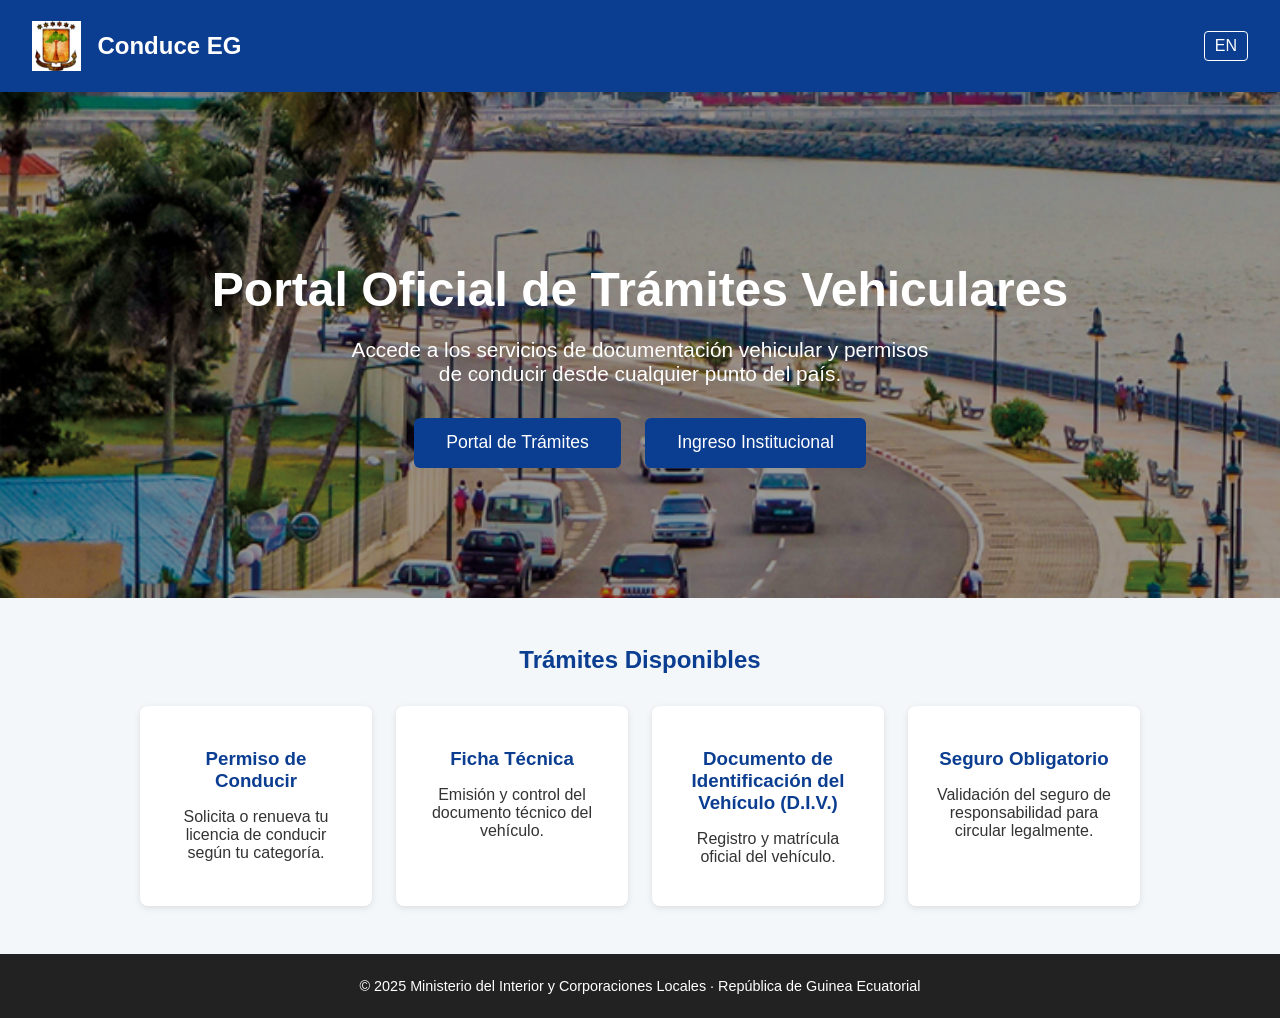
<file: index.html>
<!DOCTYPE html>
<html lang="es">
<head>
  <meta charset="UTF-8" />
  <title>Conduce EG - Portal Oficial de Trámites</title>
  <meta name="viewport" content="width=device-width, initial-scale=1.0" />
  <link rel="stylesheet" href="style.css" />
  <link rel="icon" href="images/favicon.ico" type="image/x-icon" />
  <style>
    body {
      margin: 0;
      font-family: 'Segoe UI', Tahoma, sans-serif;
      background-color: #f4f7f9;
      color: #333;
    }

    header {
      background-color: #0b3d91;
      color: white;
      padding: 1rem 2rem;
      display: flex;
      align-items: center;
      justify-content: space-between;
    }

    .logo {
      height: 50px;
    }

    .lang-toggle {
      color: white;
      border: 1px solid white;
      padding: 5px 10px;
      border-radius: 4px;
      text-decoration: none;
    }

    .lang-toggle:hover {
      background-color: white;
      color: #0b3d91;
    }

    .hero {
      background-image: url('images/banner_limpio_sin_texto.jpg');
      background-size: cover;
      background-position: center;
      position: relative;
      text-align: center;
      padding: 130px 20px;
      color: white;
    }

    .hero::before {
      content: "";
      position: absolute;
      inset: 0;
      background: rgba(0, 0, 0, 0.4);
    }

    .hero-content {
      position: relative;
      z-index: 1;
    }

    .hero h1 {
      font-size: 3rem;
      margin-bottom: 1rem;
    }

    .hero p {
      font-size: 1.3rem;
      margin-bottom: 2rem;
      max-width: 600px;
      margin-left: auto;
      margin-right: auto;
    }

    .cta-button {
      background-color: #0b3d91;
      color: white;
      padding: 0.9rem 2rem;
      margin: 10px;
      border: none;
      font-size: 1.1rem;
      border-radius: 6px;
      text-decoration: none;
      display: inline-block;
    }

    .cta-button:hover {
      background-color: #124cb3;
    }

    .services {
      max-width: 1000px;
      margin: 3rem auto;
      padding: 0 2rem;
      text-align: center;
    }

    .services h2 {
      color: #0b3d91;
      margin-bottom: 1rem;
    }

    .service-list {
      display: grid;
      grid-template-columns: repeat(auto-fit, minmax(230px, 1fr));
      gap: 1.5rem;
      margin-top: 2rem;
    }

    .service-item {
      background: white;
      padding: 1.5rem;
      border-radius: 8px;
      box-shadow: 0 2px 6px rgba(0,0,0,0.1);
    }

    .service-item h3 {
      color: #0b3d91;
      margin-bottom: 0.5rem;
    }

    footer {
      background-color: #222;
      color: white;
      text-align: center;
      padding: 1.5rem 1rem;
      font-size: 0.9rem;
    }

    @media (max-width: 768px) {
      .hero h1 {
        font-size: 2rem;
      }

      .hero p {
        font-size: 1rem;
      }

      .cta-button {
        width: 90%;
      }
    }
  </style>
</head>
<body>
  <header>
    <div style="display: flex; align-items: center;">
      <img src="images/logo_conduce_eg.png" alt="Logo Ministerio" class="logo" />
      <h1 style="margin-left: 1rem; font-size: 1.5rem;">Conduce EG</h1>
    </div>
    <a href="index-en.html" class="lang-toggle">EN</a>
  </header>

  <section class="hero">
    <div class="hero-content">
      <h1>Portal Oficial de Trámites Vehiculares</h1>
      <p>Accede a los servicios de documentación vehicular y permisos de conducir desde cualquier punto del país.</p>
      <a href="solicitud.html" class="cta-button">Portal de Trámites</a>
      <a href="institucional.html" class="cta-button">Ingreso Institucional</a>
    </div>
  </section>

  <section class="services">
    <h2>Trámites Disponibles</h2>
    <div class="service-list">
      <div class="service-item">
        <h3>Permiso de Conducir</h3>
        <p>Solicita o renueva tu licencia de conducir según tu categoría.</p>
      </div>
      <div class="service-item">
        <h3>Ficha Técnica</h3>
        <p>Emisión y control del documento técnico del vehículo.</p>
      </div>
      <div class="service-item">
        <h3>Documento de Identificación del Vehículo (D.I.V.)</h3>
        <p>Registro y matrícula oficial del vehículo.</p>
      </div>
      <div class="service-item">
        <h3>Seguro Obligatorio</h3>
        <p>Validación del seguro de responsabilidad para circular legalmente.</p>
      </div>
    </div>
  </section>

  <footer>
    &copy; 2025 Ministerio del Interior y Corporaciones Locales · República de Guinea Ecuatorial
  </footer>
</body>
</html>
</file>
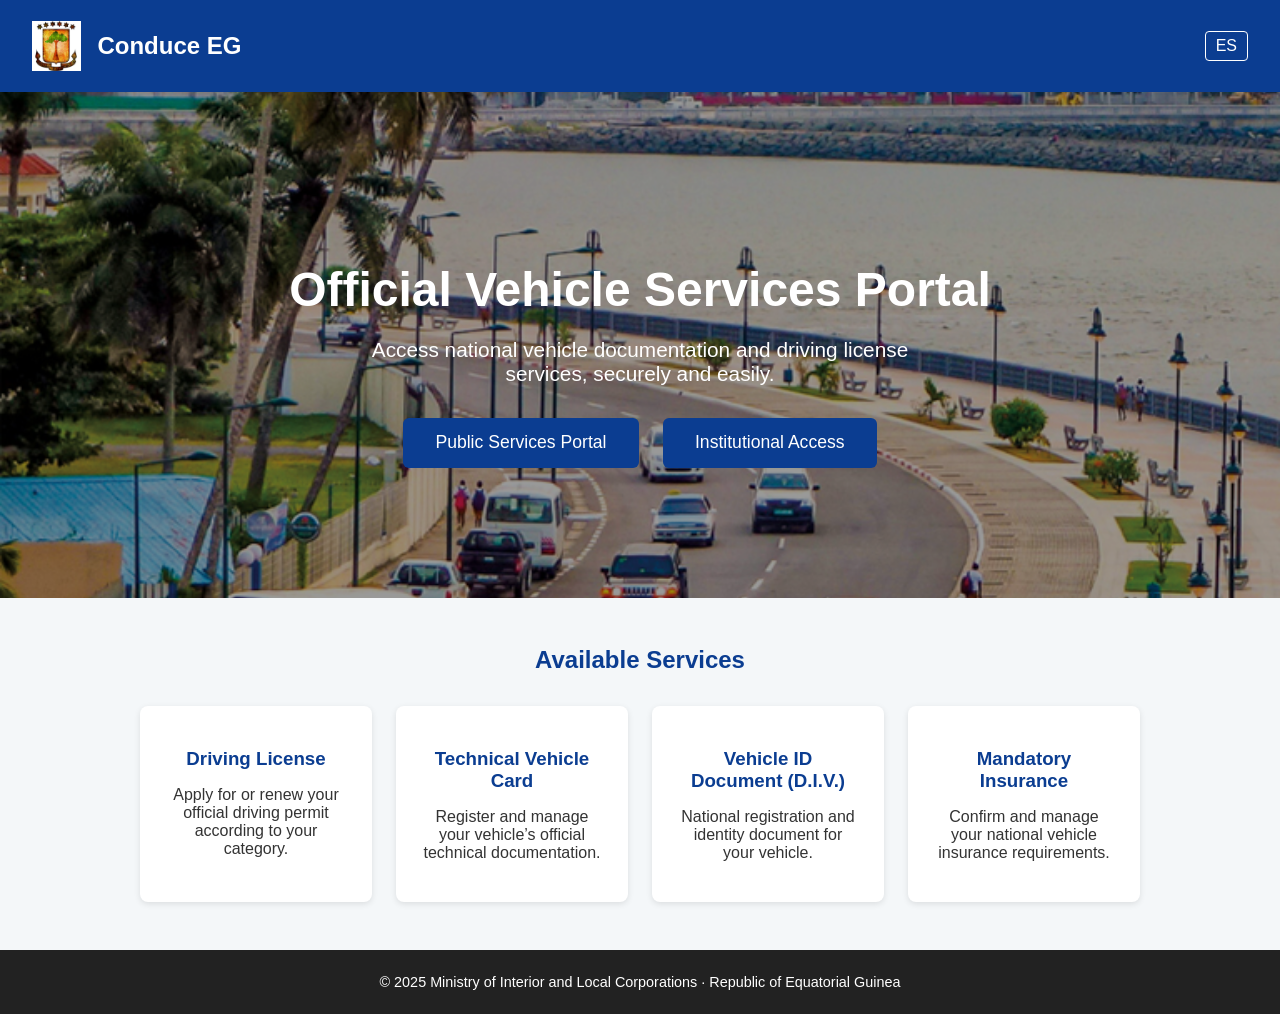
<file: index-en.html>
<!DOCTYPE html>
<html lang="en">
<head>
  <meta charset="UTF-8" />
  <title>Conduce EG - Official Vehicle Services Portal</title>
  <meta name="viewport" content="width=device-width, initial-scale=1.0" />
  <link rel="stylesheet" href="style.css" />
  <link rel="icon" href="images/favicon.ico" type="image/x-icon" />
  <style>
    body {
      margin: 0;
      font-family: 'Segoe UI', Tahoma, sans-serif;
      background-color: #f4f7f9;
      color: #333;
    }

    header {
      background-color: #0b3d91;
      color: white;
      padding: 1rem 2rem;
      display: flex;
      align-items: center;
      justify-content: space-between;
    }

    .logo {
      height: 50px;
    }

    .lang-toggle {
      color: white;
      border: 1px solid white;
      padding: 5px 10px;
      border-radius: 4px;
      text-decoration: none;
    }

    .lang-toggle:hover {
      background-color: white;
      color: #0b3d91;
    }

    .hero {
      background-image: url('images/banner_limpio_sin_texto.jpg');
      background-size: cover;
      background-position: center;
      position: relative;
      text-align: center;
      padding: 130px 20px;
      color: white;
    }

    .hero::before {
      content: "";
      position: absolute;
      inset: 0;
      background: rgba(0, 0, 0, 0.4);
    }

    .hero-content {
      position: relative;
      z-index: 1;
    }

    .hero h1 {
      font-size: 3rem;
      margin-bottom: 1rem;
    }

    .hero p {
      font-size: 1.3rem;
      margin-bottom: 2rem;
      max-width: 600px;
      margin-left: auto;
      margin-right: auto;
    }

    .cta-button {
      background-color: #0b3d91;
      color: white;
      padding: 0.9rem 2rem;
      margin: 10px;
      border: none;
      font-size: 1.1rem;
      border-radius: 6px;
      text-decoration: none;
      display: inline-block;
    }

    .cta-button:hover {
      background-color: #124cb3;
    }

    .services {
      max-width: 1000px;
      margin: 3rem auto;
      padding: 0 2rem;
      text-align: center;
    }

    .services h2 {
      color: #0b3d91;
      margin-bottom: 1rem;
    }

    .service-list {
      display: grid;
      grid-template-columns: repeat(auto-fit, minmax(230px, 1fr));
      gap: 1.5rem;
      margin-top: 2rem;
    }

    .service-item {
      background: white;
      padding: 1.5rem;
      border-radius: 8px;
      box-shadow: 0 2px 6px rgba(0,0,0,0.1);
    }

    .service-item h3 {
      color: #0b3d91;
      margin-bottom: 0.5rem;
    }

    footer {
      background-color: #222;
      color: white;
      text-align: center;
      padding: 1.5rem 1rem;
      font-size: 0.9rem;
    }

    @media (max-width: 768px) {
      .hero h1 {
        font-size: 2rem;
      }

      .hero p {
        font-size: 1rem;
      }

      .cta-button {
        width: 90%;
      }
    }
  </style>
</head>
<body>
  <header>
    <div style="display: flex; align-items: center;">
      <img src="images/logo_conduce_eg.png" alt="Ministry Logo" class="logo" />
      <h1 style="margin-left: 1rem; font-size: 1.5rem;">Conduce EG</h1>
    </div>
    <a href="index.html" class="lang-toggle">ES</a>
  </header>

  <section class="hero">
    <div class="hero-content">
      <h1>Official Vehicle Services Portal</h1>
      <p>Access national vehicle documentation and driving license services, securely and easily.</p>
      <a href="solicitud.html" class="cta-button">Public Services Portal</a>
      <a href="institucional.html" class="cta-button">Institutional Access</a>
    </div>
  </section>

  <section class="services">
    <h2>Available Services</h2>
    <div class="service-list">
      <div class="service-item">
        <h3>Driving License</h3>
        <p>Apply for or renew your official driving permit according to your category.</p>
      </div>
      <div class="service-item">
        <h3>Technical Vehicle Card</h3>
        <p>Register and manage your vehicle’s official technical documentation.</p>
      </div>
      <div class="service-item">
        <h3>Vehicle ID Document (D.I.V.)</h3>
        <p>National registration and identity document for your vehicle.</p>
      </div>
      <div class="service-item">
        <h3>Mandatory Insurance</h3>
        <p>Confirm and manage your national vehicle insurance requirements.</p>
      </div>
    </div>
  </section>

  <footer>
    &copy; 2025 Ministry of Interior and Local Corporations · Republic of Equatorial Guinea
  </footer>
</body>
</html>
</file>
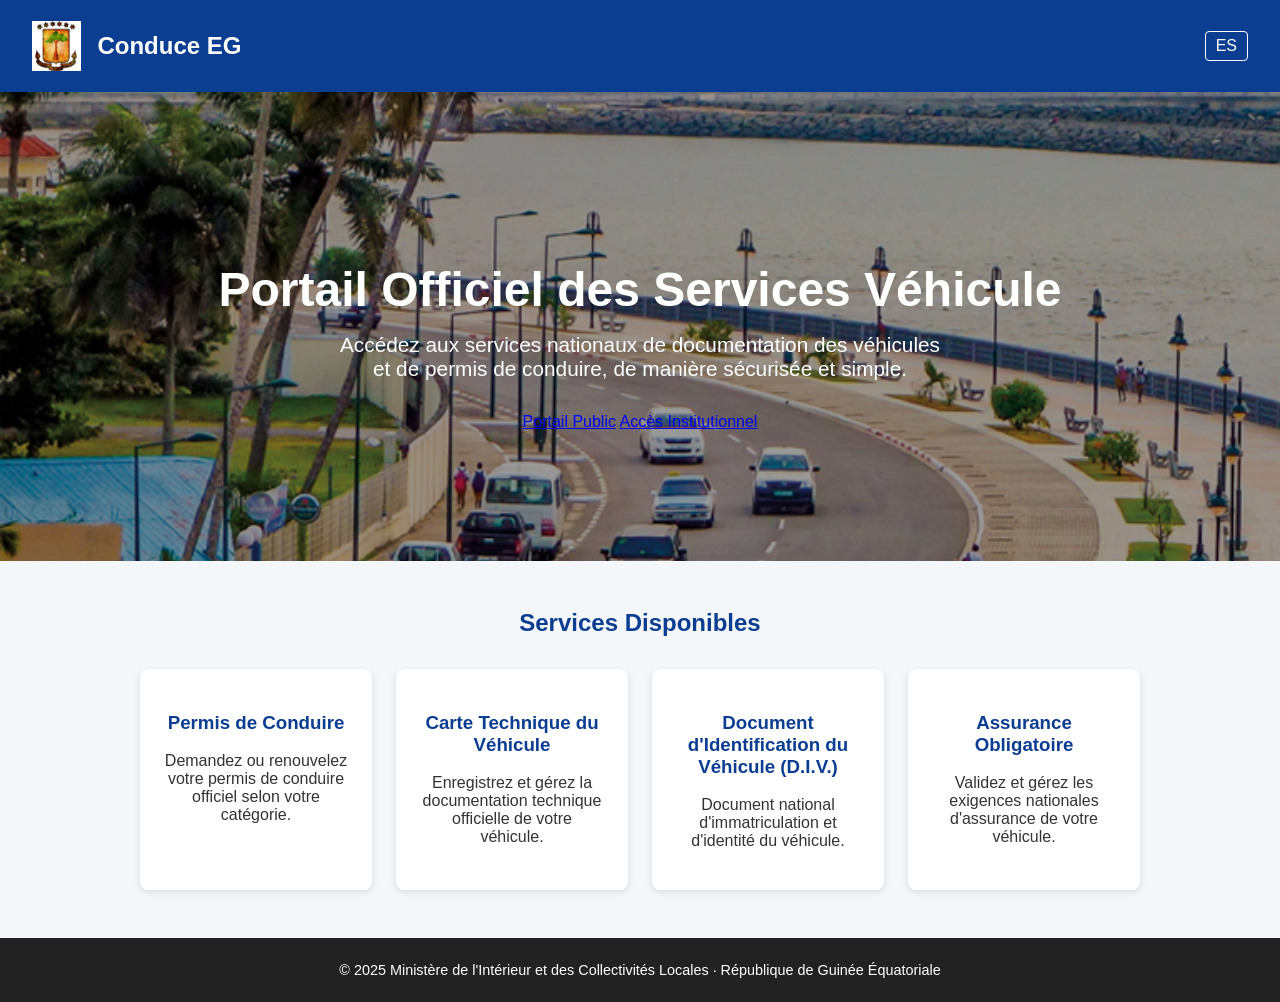
<file: index-fr.html>
<!DOCTYPE html>
<html lang="fr">
<head>
  <meta charset="UTF-8" />
  <title>Conduce EG - Portail Officiel des Services Véhicule</title>
  <meta name="viewport" content="width=device-width, initial-scale=1.0" />
  <link rel="stylesheet" href="style.css" />
  <link rel="icon" href="images/favicon.ico" type="image/x-icon" />
</head>
<body>
  <header style="background-color:#0b3d91; color:white; padding:1rem 2rem; display:flex; align-items:center; justify-content:space-between;">
    <div style="display: flex; align-items: center;">
      <img src="images/logo_conduce_eg.png" alt="Logo Ministère" style="height:50px;" />
      <h1 style="margin-left: 1rem; font-size: 1.5rem;">Conduce EG</h1>
    </div>
    <a href="index.html" style="color:white; border:1px solid white; padding:5px 10px; border-radius:4px; text-decoration:none;">ES</a>
  </header>

  <section style="background-image: url('images/banner_limpio_sin_texto.jpg'); background-size:cover; background-position:center; padding:130px 20px; color:white; text-align:center; position:relative;">
    <div style="position:relative; z-index:1;">
      <h1 style="font-size:3rem; margin-bottom:1rem;">Portail Officiel des Services Véhicule</h1>
      <p style="font-size:1.3rem; max-width:600px; margin:0 auto 2rem auto;">Accédez aux services nationaux de documentation des véhicules et de permis de conduire, de manière sécurisée et simple.</p>
      <a href="solicitud.html" class="cta-button">Portail Public</a>
      <a href="institucional.html" class="cta-button">Accès Institutionnel</a>
    </div>
    <div style="content:''; position:absolute; inset:0; background:rgba(0,0,0,0.4); z-index:0;"></div>
  </section>

  <section style="max-width:1000px; margin:3rem auto; padding:0 2rem; text-align:center;">
    <h2 style="color:#0b3d91; margin-bottom:1rem;">Services Disponibles</h2>
    <div style="display:grid; grid-template-columns:repeat(auto-fit, minmax(230px, 1fr)); gap:1.5rem; margin-top:2rem;">
      <div style="background:white; padding:1.5rem; border-radius:8px; box-shadow:0 2px 6px rgba(0,0,0,0.1);">
        <h3 style="color:#0b3d91;">Permis de Conduire</h3>
        <p>Demandez ou renouvelez votre permis de conduire officiel selon votre catégorie.</p>
      </div>
      <div style="background:white; padding:1.5rem; border-radius:8px; box-shadow:0 2px 6px rgba(0,0,0,0.1);">
        <h3 style="color:#0b3d91;">Carte Technique du Véhicule</h3>
        <p>Enregistrez et gérez la documentation technique officielle de votre véhicule.</p>
      </div>
      <div style="background:white; padding:1.5rem; border-radius:8px; box-shadow:0 2px 6px rgba(0,0,0,0.1);">
        <h3 style="color:#0b3d91;">Document d'Identification du Véhicule (D.I.V.)</h3>
        <p>Document national d'immatriculation et d'identité du véhicule.</p>
      </div>
      <div style="background:white; padding:1.5rem; border-radius:8px; box-shadow:0 2px 6px rgba(0,0,0,0.1);">
        <h3 style="color:#0b3d91;">Assurance Obligatoire</h3>
        <p>Validez et gérez les exigences nationales d'assurance de votre véhicule.</p>
      </div>
    </div>
  </section>

  <footer style="background-color:#222; color:white; text-align:center; padding:1.5rem 1rem; font-size:0.9rem;">
    &copy; 2025 Ministère de l'Intérieur et des Collectivités Locales · République de Guinée Équatoriale
  </footer>
</body>
</html>
</file>
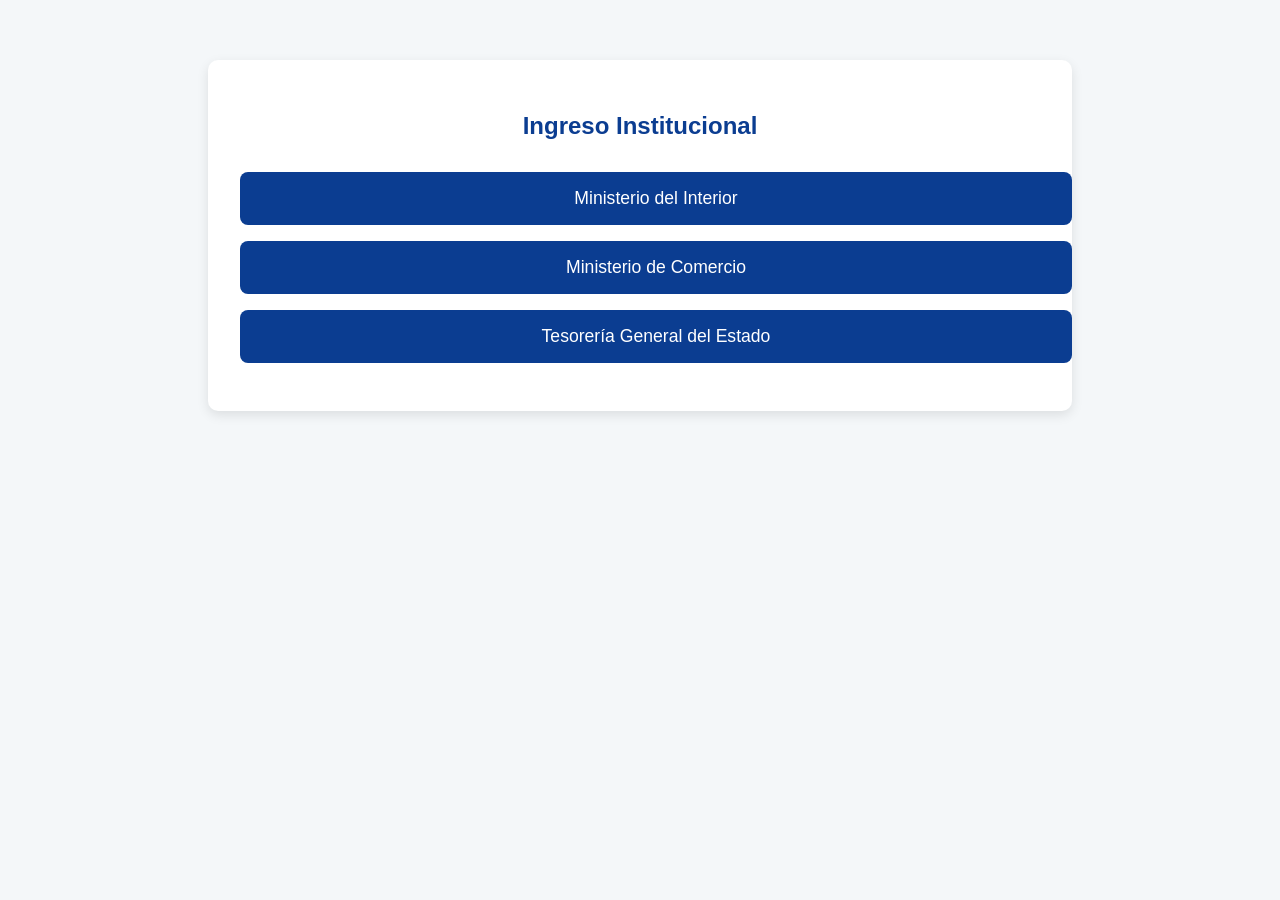
<file: institucional.html>
<!DOCTYPE html>
<html lang="es">
<head>
  <meta charset="UTF-8" />
  <title>Ingreso Institucional - Conduce EG</title>
  <meta name="viewport" content="width=device-width, initial-scale=1.0" />
  <link rel="stylesheet" href="style.css" />
  <style>
    body {
      background-color: #f4f7f9;
      font-family: 'Segoe UI', Tahoma, sans-serif;
      margin: 0;
      padding: 0;
    }
    .container {
      max-width: 800px;
      margin: 60px auto;
      padding: 2rem;
      background: white;
      border-radius: 10px;
      box-shadow: 0 4px 12px rgba(0,0,0,0.1);
      text-align: center;
    }
    h2 {
      color: #0b3d91;
      margin-bottom: 2rem;
    }
    .institution-button {
      display: block;
      width: 100%;
      padding: 1rem;
      margin: 1rem 0;
      font-size: 1.1rem;
      background-color: #0b3d91;
      color: white;
      border: none;
      border-radius: 8px;
      text-decoration: none;
      text-align: center;
    }
    .institution-button:hover {
      background-color: #124cb3;
    }
  </style>
</head>
<body>
  <div class="container">
    <h2>Ingreso Institucional</h2>
    <a href="ministerio-interior.html" class="institution-button">Ministerio del Interior</a>
    <a href="ministerio-comercio.html" class="institution-button">Ministerio de Comercio</a>
    <a href="tesoreria-general.html" class="institution-button">Tesorería General del Estado</a>
  </div>
</body>
</html>
</file>
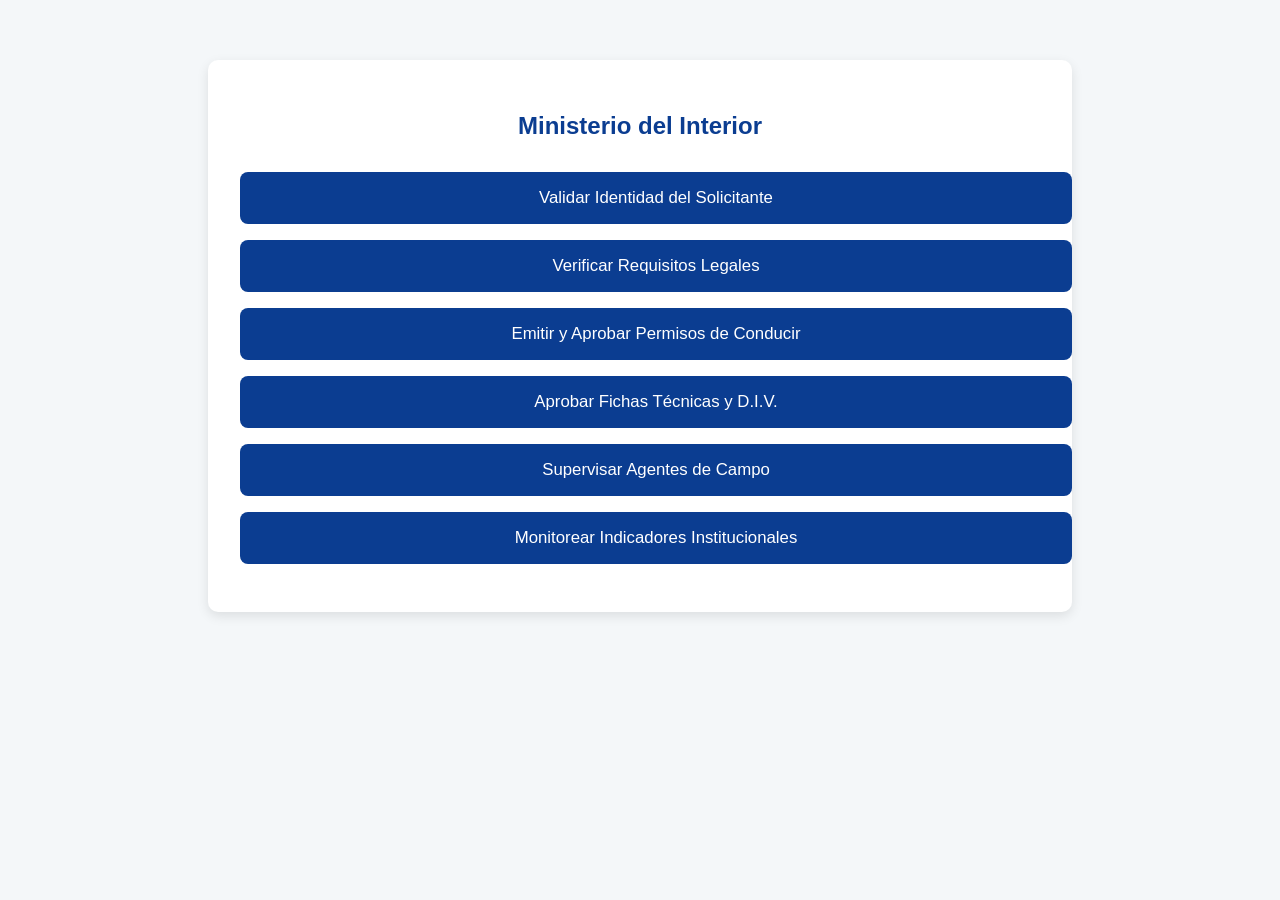
<file: ministerio-interior.html>
<!DOCTYPE html>
<html lang="es">
<head>
  <meta charset="UTF-8" />
  <title>Ministerio del Interior - Conduce EG</title>
  <meta name="viewport" content="width=device-width, initial-scale=1.0" />
  <link rel="stylesheet" href="style.css" />
  <style>
    body {
      background-color: #f4f7f9;
      font-family: 'Segoe UI', Tahoma, sans-serif;
      margin: 0;
      padding: 0;
    }
    .container {
      max-width: 800px;
      margin: 60px auto;
      padding: 2rem;
      background: white;
      border-radius: 10px;
      box-shadow: 0 4px 12px rgba(0,0,0,0.1);
      text-align: center;
    }
    h2 {
      color: #0b3d91;
      margin-bottom: 2rem;
    }
    .task-button {
      display: block;
      width: 100%;
      padding: 1rem;
      margin: 1rem 0;
      font-size: 1.05rem;
      background-color: #0b3d91;
      color: white;
      border: none;
      border-radius: 8px;
      text-decoration: none;
      text-align: center;
    }
    .task-button:hover {
      background-color: #124cb3;
    }
  </style>
</head>
<body>
  <div class="container">
    <h2>Ministerio del Interior</h2>
    <a href="#" class="task-button">Validar Identidad del Solicitante</a>
    <a href="#" class="task-button">Verificar Requisitos Legales</a>
    <a href="#" class="task-button">Emitir y Aprobar Permisos de Conducir</a>
    <a href="#" class="task-button">Aprobar Fichas Técnicas y D.I.V.</a>
    <a href="#" class="task-button">Supervisar Agentes de Campo</a>
    <a href="#" class="task-button">Monitorear Indicadores Institucionales</a>
  </div>
</body>
</html>
</file>
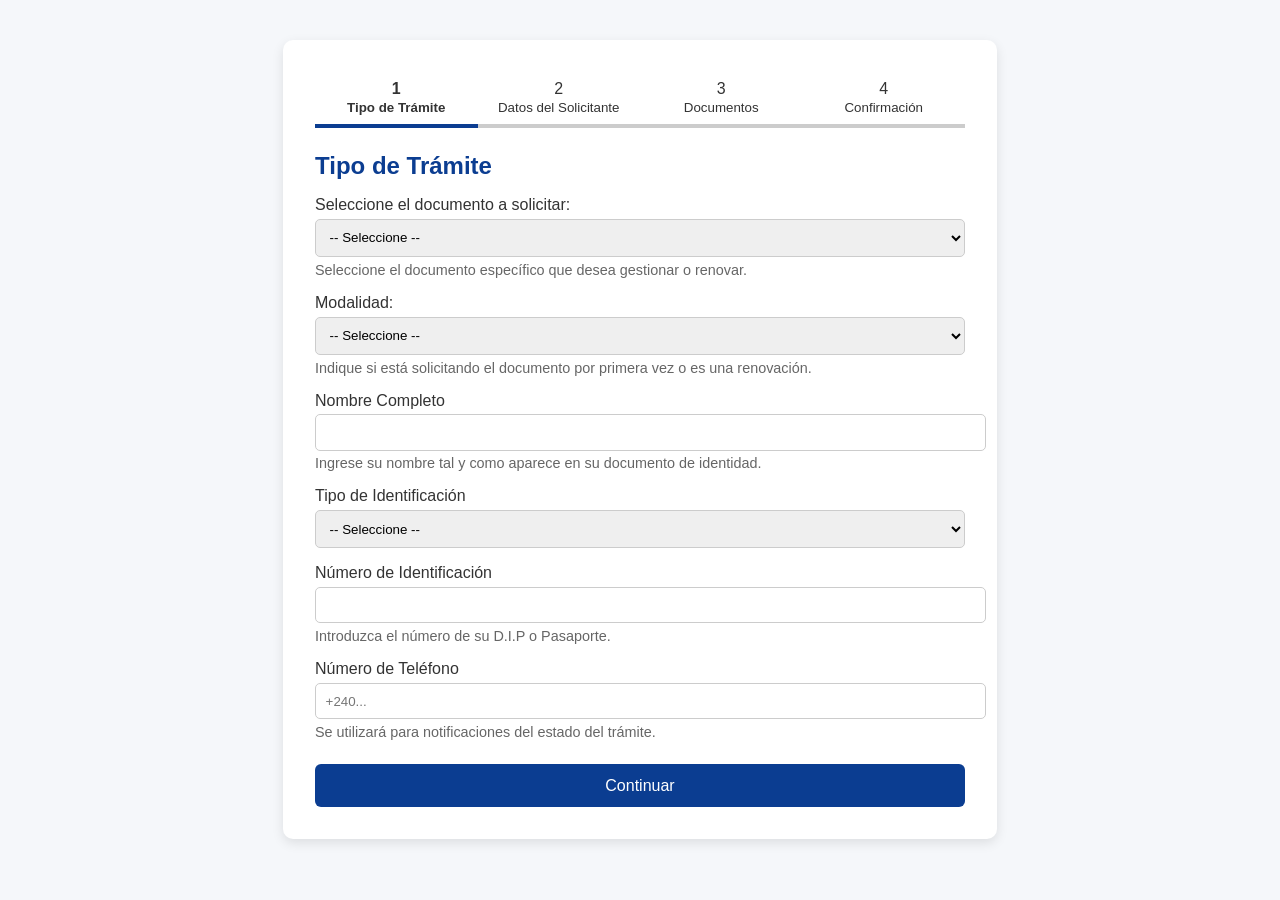
<file: solicitud.html>
<!DOCTYPE html>
<html lang="es">
<head>
    <meta charset="UTF-8" />
    <title>Solicitud de Trámite - Conduce EG</title>
    <meta name="viewport" content="width=device-width, initial-scale=1.0" />
    <link rel="stylesheet" href="style.css" />
    <style>
        body {
            background-color: #f5f7fa;
            font-family: 'Segoe UI', Tahoma, sans-serif;
            margin: 0;
            padding: 0;
        }
        .container {
            max-width: 650px;
            margin: 40px auto;
            background: white;
            padding: 2rem;
            border-radius: 10px;
            box-shadow: 0 4px 12px rgba(0,0,0,0.1);
        }
        .progress {
            display: flex;
            justify-content: space-between;
            margin-bottom: 1.5rem;
        }
        .progress div {
            flex: 1;
            text-align: center;
            padding: 0.5rem;
            border-bottom: 4px solid #ccc;
        }
        .progress .active {
            font-weight: bold;
            border-color: #0b3d91;
        }
        h2 {
            color: #0b3d91;
            margin-bottom: 1rem;
        }
        label {
            display: block;
            margin-top: 1rem;
            font-weight: 500;
        }
        .note {
            font-size: 0.9rem;
            color: #666;
            margin-top: 0.3rem;
        }
        input[type="text"],
        input[type="tel"],
        select {
            width: 100%;
            padding: 0.6rem;
            margin-top: 0.3rem;
            border: 1px solid #ccc;
            border-radius: 5px;
        }
        .form-group {
            margin-bottom: 1rem;
        }
        .btn {
            display: block;
            width: 100%;
            background-color: #0b3d91;
            color: white;
            border: none;
            padding: 0.8rem;
            font-size: 1rem;
            border-radius: 6px;
            margin-top: 1.5rem;
            cursor: pointer;
        }
        .btn:hover {
            background-color: #124cb3;
        }
    </style>
</head>
<body>
    <div class="container">
        <div class="progress">
            <div class="active">1<br><small>Tipo de Trámite</small></div>
            <div>2<br><small>Datos del Solicitante</small></div>
            <div>3<br><small>Documentos</small></div>
            <div>4<br><small>Confirmación</small></div>
        </div>
        <h2>Tipo de Trámite</h2>
        <form>
            <div class="form-group">
                <label for="documento">Seleccione el documento a solicitar:</label>
                <select id="documento" name="documento" required>
                    <option value="">-- Seleccione --</option>
                    <option value="licencia">Permiso de Conducir</option>
                    <option value="ficha">Ficha Técnica del Vehículo</option>
                    <option value="div">Documento de Identificación del Vehículo (D.I.V.)</option>
                    <option value="seguro">Documento de Seguro Obligatorio</option>
                </select>
                <div class="note">Seleccione el documento específico que desea gestionar o renovar.</div>
            </div>

            <div class="form-group">
                <label for="modalidad">Modalidad:</label>
                <select id="modalidad" name="modalidad" required>
                    <option value="">-- Seleccione --</option>
                    <option value="nueva">Primera Expedición</option>
                    <option value="renovacion">Renovación</option>
                </select>
                <div class="note">Indique si está solicitando el documento por primera vez o es una renovación.</div>
            </div>

            <div class="form-group">
                <label for="nombre">Nombre Completo</label>
                <input type="text" id="nombre" name="nombre" required />
                <div class="note">Ingrese su nombre tal y como aparece en su documento de identidad.</div>
            </div>

            <div class="form-group">
                <label for="tipo_id">Tipo de Identificación</label>
                <select id="tipo_id" name="tipo_id" required>
                    <option value="">-- Seleccione --</option>
                    <option value="dip">D.I.P (Documento de Identificación Personal)</option>
                    <option value="pasaporte">Pasaporte</option>
                </select>
            </div>

            <div class="form-group">
                <label for="id">Número de Identificación</label>
                <input type="text" id="id" name="id" required />
                <div class="note">Introduzca el número de su D.I.P o Pasaporte.</div>
            </div>

            <div class="form-group">
                <label for="telefono">Número de Teléfono</label>
                <input type="tel" id="telefono" name="telefono" placeholder="+240..." required />
                <div class="note">Se utilizará para notificaciones del estado del trámite.</div>
            </div>

            <button type="submit" class="btn">Continuar</button>
        </form>
    </div>
</body>
</html>
</file>
<file: style.css>
/* General Layout */
body {
    font-family: 'Segoe UI', Tahoma, Geneva, Verdana, sans-serif;
    margin: 0;
    padding: 0;
    background-color: #f4f7f9;
    color: #333;
}

/* Header */
header {
    background-color: #0b3d91;
    color: white;
    padding: 1rem 2rem;
    display: flex;
    align-items: center;
    justify-content: space-between;
}
.logo {
    height: 50px;
}
.header-container h1 {
    font-size: 1.6rem;
    margin: 0 0 0 1rem;
}
.lang-toggle {
    color: white;
    text-decoration: none;
    border: 1px solid white;
    padding: 4px 10px;
    border-radius: 4px;
}
.lang-toggle:hover {
    background-color: white;
    color: #0b3d91;
}

/* Hero Banner Section (index.html) */
.hero {
    background-image: url('images/banner_limpio_sin_texto.jpg');
    background-size: cover;
    background-position: center;
    padding: 120px 20px;
    text-align: center;
    color: white;
    position: relative;
}
.hero::before {
    content: "";
    position: absolute;
    inset: 0;
    background: rgba(0, 0, 0, 0.4);
}
.hero-content {
    position: relative;
    z-index: 1;
}
.hero h1 {
    font-size: 3rem;
    margin-bottom: 0.5rem;
}
.hero p {
    font-size: 1.5rem;
    margin-bottom: 2rem;
}
.hero .cta-button {
    background-color: #0b3d91;
    color: white;
    padding: 0.9rem 2rem;
    margin: 0 10px;
    border: none;
    font-size: 1.1rem;
    border-radius: 6px;
    text-decoration: none;
    display: inline-block;
}
.hero .cta-button:hover {
    background-color: #124cb3;
}

/* Formulario (solicitud.html) */
.container {
    max-width: 600px;
    margin: 40px auto;
    background: white;
    padding: 2rem;
    border-radius: 10px;
    box-shadow: 0 4px 12px rgba(0,0,0,0.1);
}
.progress {
    display: flex;
    justify-content: space-between;
    margin-bottom: 1.5rem;
}
.progress div {
    flex: 1;
    text-align: center;
    padding: 0.5rem;
    border-bottom: 4px solid #ccc;
}
.progress .active {
    font-weight: bold;
    border-color: #0b3d91;
}
h2 {
    color: #0b3d91;
    margin-bottom: 1rem;
}
label {
    display: block;
    margin-top: 1rem;
    font-weight: 500;
}
input[type="text"],
input[type="tel"] {
    width: 100%;
    padding: 0.6rem;
    margin-top: 0.3rem;
    border: 1px solid #ccc;
    border-radius: 5px;
}
.form-group {
    margin-bottom: 1rem;
}
.form-options {
    margin-top: 0.5rem;
}
.form-options label {
    display: block;
    margin-bottom: 0.5rem;
}
.btn {
    display: block;
    width: 100%;
    background-color: #0b3d91;
    color: white;
    border: none;
    padding: 0.8rem;
    font-size: 1rem;
    border-radius: 6px;
    margin-top: 1.5rem;
    cursor: pointer;
}
.btn:hover {
    background-color: #124cb3;
}

/* Footer */
footer {
    background-color: #222;
    color: white;
    text-align: center;
    padding: 1rem;
    font-size: 0.9rem;
}

/* Responsive Adjustments */
@media (max-width: 768px) {
    .hero h1 {
        font-size: 2rem;
    }
    .hero p {
        font-size: 1.2rem;
    }
    .hero .cta-button {
        width: 90%;
        margin-bottom: 1rem;
    }
}
</file>
